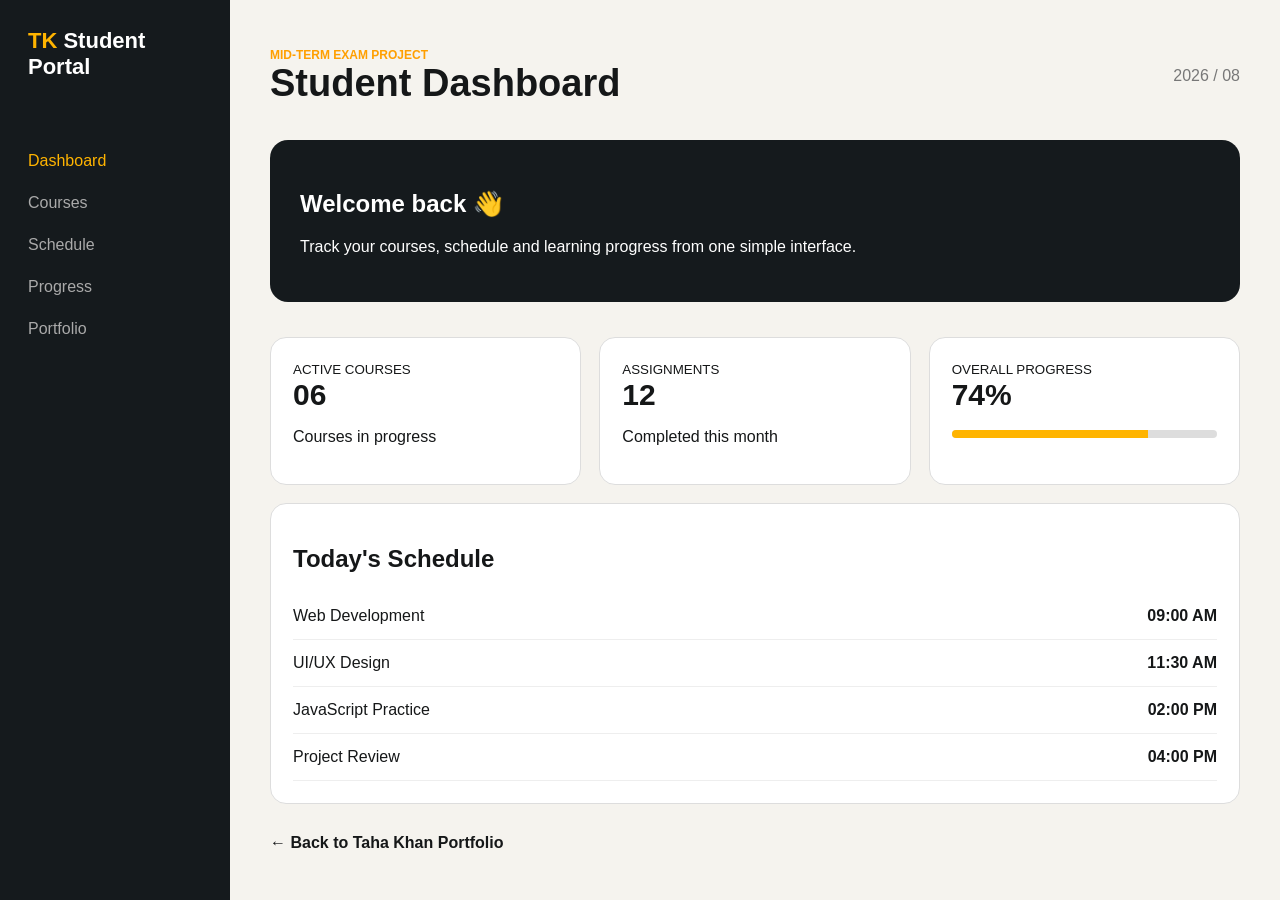
<file: midterm.html>
<!DOCTYPE html>
<html lang="en">

<head>

  <meta charset="UTF-8">

  <meta
    name="viewport"
    content="width=device-width, initial-scale=1.0">

  <title>
    Mid-Term Exam Project | Taha Khan
  </title>


  <style>

    * {
      box-sizing: border-box;
    }


    body {

      margin: 0;

      font-family: Arial, sans-serif;

      background: #f5f3ee;

      color: #151718;

    }


    .app {

      min-height: 100vh;

      display: grid;

      grid-template-columns: 230px 1fr;

    }


    .side {

      background: #151a1d;

      color: white;

      padding: 28px;

    }


    .logo {

      font-weight: 800;

      font-size: 22px;

      margin-bottom: 60px;

    }


    .logo span {

      color: #ffb400;

    }


    .side a {

      display: block;

      color: #aaa;

      text-decoration: none;

      padding: 12px 0;

    }


    .side a:hover,
    .side a.active {

      color: #ffb400;

    }


    .main {

      padding: 40px;

      max-width: 1200px;

      width: 100%;

      margin: auto;

    }


    .top {

      display: flex;

      justify-content: space-between;

      align-items: center;

      gap: 20px;

    }


    .top h1 {

      font-size: 38px;

      margin: 0;

    }


    .date {

      color: #777;

    }


    .welcome {

      margin: 35px 0;

      background: #151a1d;

      color: white;

      padding: 30px;

      border-radius: 18px;

    }


    .grid {

      display: grid;

      grid-template-columns:
        repeat(3, 1fr);

      gap: 18px;

    }


    .card {

      background: white;

      padding: 22px;

      border: 1px solid #ddd;

      border-radius: 16px;

    }


    .card strong {

      font-size: 30px;

    }


    .progress {

      height: 8px;

      background: #ddd;

      border-radius: 20px;

      overflow: hidden;

      margin-top: 18px;

    }


    .progress i {

      display: block;

      height: 100%;

      width: 74%;

      background: #ffb400;

    }


    .schedule {

      margin-top: 18px;

    }


    .schedule div {

      display: flex;

      justify-content: space-between;

      padding: 14px 0;

      border-bottom: 1px solid #eee;

    }


    .back {

      display: inline-block;

      margin-top: 30px;

      color: #151718;

      font-weight: 700;

      text-decoration: none;

    }


    @media (max-width: 750px) {

      .app {

        grid-template-columns: 1fr;

      }


      .side {

        display: none;

      }


      .main {

        padding: 25px;

      }


      .grid {

        grid-template-columns: 1fr;

      }


      .top h1 {

        font-size: 28px;

      }

    }

  </style>

</head>


<body>


  <div class="app">


    <aside class="side">

      <div class="logo">

        <span>TK</span>
        Student Portal

      </div>


      <a
        class="active"
        href="#">
        Dashboard
      </a>

      <a href="#courses">
        Courses
      </a>

      <a href="#schedule">
        Schedule
      </a>

      <a href="#progress">
        Progress
      </a>

      <a href="index.html">
        Portfolio
      </a>

    </aside>


    <main class="main">


      <div class="top">

        <div>

          <div
            style="
            color:#ff9f00;
            font-size:12px;
            font-weight:bold;
            ">

            MID-TERM EXAM PROJECT

          </div>

          <h1>
            Student Dashboard
          </h1>

        </div>


        <div class="date">
          2026 / 08
        </div>

      </div>


      <section class="welcome">

        <h2>
          Welcome back 👋
        </h2>

        <p>
          Track your courses, schedule
          and learning progress from
          one simple interface.
        </p>

      </section>


      <div class="grid" id="courses">


        <div class="card">

          <small>
            ACTIVE COURSES
          </small>

          <br>

          <strong>
            06
          </strong>

          <p>
            Courses in progress
          </p>

        </div>


        <div class="card">

          <small>
            ASSIGNMENTS
          </small>

          <br>

          <strong>
            12
          </strong>

          <p>
            Completed this month
          </p>

        </div>


        <div
          class="card"
          id="progress">

          <small>
            OVERALL PROGRESS
          </small>

          <br>

          <strong>
            74%
          </strong>

          <div class="progress">
            <i></i>
          </div>

        </div>

      </div>


      <div
        class="card schedule"
        id="schedule">

        <h2>
          Today's Schedule
        </h2>


        <div>
          <span>
            Web Development
          </span>

          <b>
            09:00 AM
          </b>
        </div>


        <div>
          <span>
            UI/UX Design
          </span>

          <b>
            11:30 AM
          </b>
        </div>


        <div>
          <span>
            JavaScript Practice
          </span>

          <b>
            02:00 PM
          </b>
        </div>


        <div>
          <span>
            Project Review
          </span>

          <b>
            04:00 PM
          </b>
        </div>

      </div>


      <a
        class="back"
        href="index.html">

        ← Back to Taha Khan Portfolio

      </a>


    </main>

  </div>


</body>
</html>
</file>
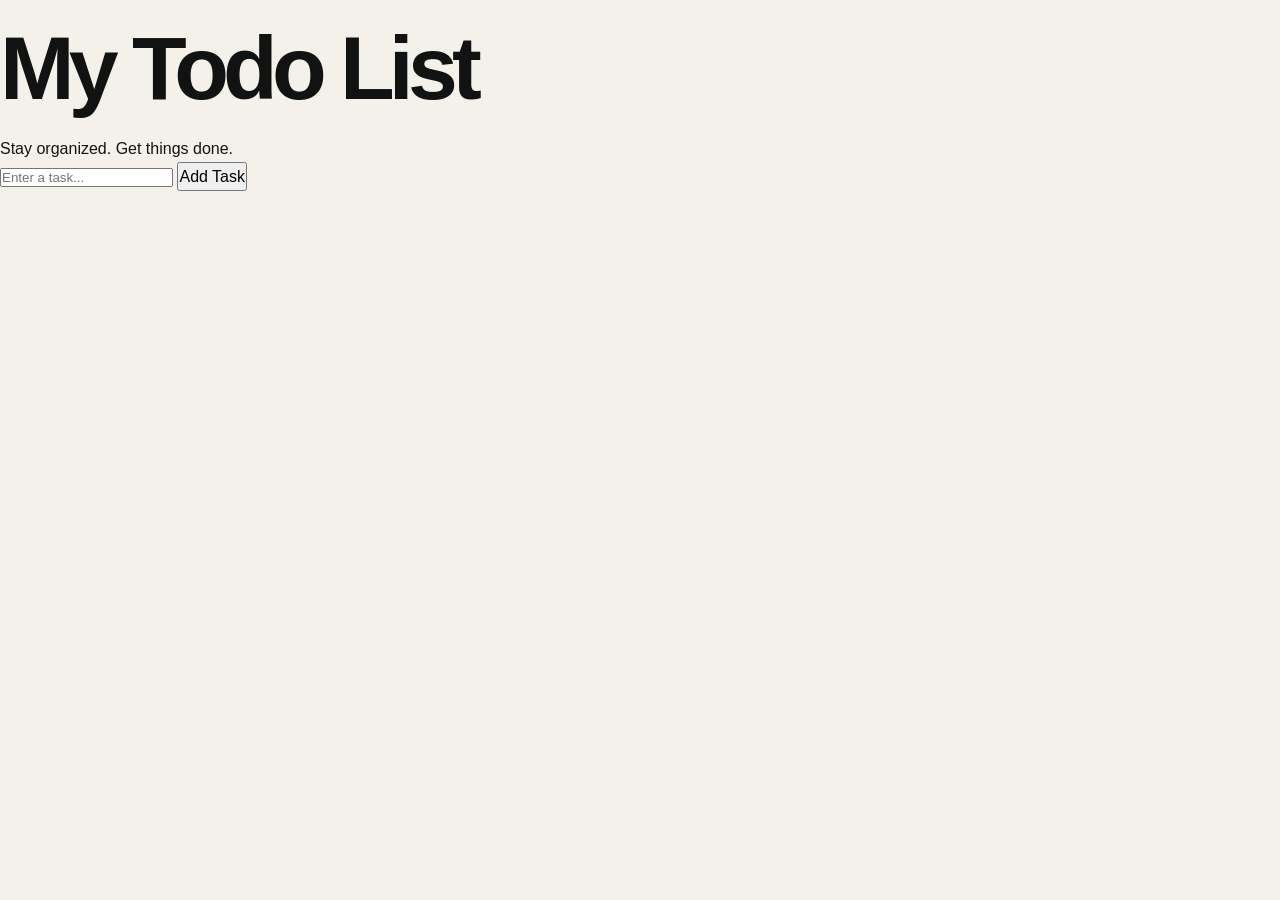
<file: todo.html>
<!DOCTYPE html>
<html lang="en">
<head>
    <meta charset="UTF-8">
    <meta name="viewport" content="width=device-width, initial-scale=1.0">
    <title>Todo List</title>

    <link rel="stylesheet" href="style.css">
</head>
<body>

    <div class="todo-container">

        <h1>My Todo List</h1>
        <p class="subtitle">Stay organized. Get things done.</p>

        <div class="input-area">
            <input 
                type="text" 
                id="todoInput" 
                placeholder="Enter a task..."
            >

            <button onclick="addTodo()">Add Task</button>
        </div>

        <ul id="todoList"></ul>

    </div>

    <script src="script.js"></script>

</body>
</html>
</file>
<file: style.css>
:root {

  --bg: #f4f1eb;
  --surface: #fffdf8;
  --text: #111313;
  --muted: #686963;
  --line: #d8d4cb;

  --accent: #ffb400;
  --accent-dark: #d98c00;

  --dark: #161a1d;

  --shadow:
    0 24px 70px rgba(16, 20, 20, .12);

}


body.dark {

  --bg: #0d1011;
  --surface: #15191b;
  --text: #f3f1e9;
  --muted: #a8aaa3;
  --line: #2c3132;

  --accent: #ffbf24;
  --accent-dark: #e29a00;

  --dark: #070909;

  --shadow:
    0 24px 80px rgba(0, 0, 0, .35);

}


* {
  box-sizing: border-box;
  margin: 0;
  padding: 0;
}


html {
  scroll-behavior: smooth;
}


body {

  font-family: "DM Sans", sans-serif;

  background: var(--bg);
  color: var(--text);

  line-height: 1.6;

  overflow-x: hidden;

  transition:
    background .35s,
    color .35s;

}


a {
  color: inherit;
  text-decoration: none;
}


button {
  font: inherit;
}


/* ================= PROGRESS ================= */

.progress {

  position: fixed;

  z-index: 1000;

  top: 0;
  left: 0;

  height: 3px;

  width: 0;

  background: var(--accent);

}


/* ================= HEADER ================= */

.site-header {

  position: fixed;

  z-index: 99;

  top: 0;
  left: 0;
  right: 0;

  display: flex;

  align-items: center;

  justify-content: space-between;

  padding: 18px 5vw;

  background:
    color-mix(
      in srgb,
      var(--bg) 82%,
      transparent
    );

  backdrop-filter: blur(18px);

  border-bottom:
    1px solid
    color-mix(
      in srgb,
      var(--line) 55%,
      transparent
    );

}


.brand {

  font-family: "Space Grotesk";

  font-weight: 700;

  display: flex;

  gap: 10px;

  align-items: center;

}


.brand span {

  display: grid;

  place-items: center;

  width: 34px;
  height: 34px;

  background: var(--text);

  color: var(--bg);

  font-size: 12px;

}


.nav {

  display: flex;

  gap: 28px;

  font-size: 13px;

  font-weight: 600;

  text-transform: uppercase;

  letter-spacing: .06em;

}


.nav a {

  opacity: .7;

  transition: .2s;

}


.nav a:hover {

  opacity: 1;

  color: var(--accent-dark);

}


.header-actions {

  display: flex;

  gap: 8px;

}


.theme-toggle,
.menu-toggle {

  width: 38px;
  height: 38px;

  border: 1px solid var(--line);

  background: var(--surface);

  color: var(--text);

  cursor: pointer;

}


.menu-toggle {

  display: none;

}


/* ================= GENERAL ================= */

.section {

  width: min(1180px, 90%);

  margin: auto;

  padding: 120px 0;

}


h1,
h2,
h3 {

  font-family: "Space Grotesk", sans-serif;

  line-height: 1.03;

}


h1 em,
h2 em {

  font-style: normal;

  color: var(--accent-dark);

}


.section-number,
.project-type,
.eyebrow {

  font-size: 11px;

  font-weight: 700;

  letter-spacing: .14em;

  color: var(--muted);

}


/* ================= HERO ================= */

.hero {

  min-height: 100vh;

  padding-top: 150px;

  display: grid;

  grid-template-columns:
    1.05fr .95fr;

  gap: 70px;

  align-items: center;

}


.status-dot {

  display: inline-block;

  width: 7px;
  height: 7px;

  background: #50b86b;

  border-radius: 50%;

  margin-right: 8px;

}


h1 {

  font-size:
    clamp(3.2rem, 7vw, 6.8rem);

  letter-spacing: -.065em;

  margin: 22px 0;

}


.hero-text {

  font-size: 18px;

  max-width: 620px;

  color: var(--muted);

}


.hero-buttons {

  display: flex;

  gap: 12px;

  flex-wrap: wrap;

  margin: 32px 0;

}


.btn {

  display: inline-flex;

  align-items: center;

  justify-content: center;

  gap: 18px;

  padding: 14px 20px;

  border: 1px solid var(--line);

  font-size: 13px;

  font-weight: 700;

  transition: .25s;

}


.btn-primary {

  background: var(--text);

  color: var(--bg);

  border-color: var(--text);

}


.btn-primary:hover {

  transform: translateY(-3px);

}


.btn-ghost:hover {

  border-color: var(--accent);

}


.hero-meta {

  display: flex;

  gap: 20px;

  flex-wrap: wrap;

  color: var(--muted);

  font-size: 11px;

  text-transform: uppercase;

  letter-spacing: .08em;

}


/* ================= HERO IMAGE ================= */

.hero-visual {

  position: relative;

  min-height: 620px;

  display: grid;

  place-items: center;

}


.portrait-frame {

  width: min(420px, 80%);

  position: relative;

  background: var(--dark);

  padding: 18px;

  box-shadow: var(--shadow);

  transform: rotate(2deg);

}


.portrait-frame img {

  display: block;

  width: 100%;

  aspect-ratio: 4/5;

  object-fit: cover;

  filter: saturate(.88);

}


.portrait-glow {

  position: absolute;

  width: 190px;
  height: 190px;

  background: var(--accent);

  border-radius: 50%;

  filter: blur(55px);

  opacity: .38;

  right: -70px;

  top: -60px;

}


.portrait-label {

  position: absolute;

  left: 30px;

  bottom: 30px;

  color: white;

  display: flex;

  flex-direction: column;

  text-shadow: 0 2px 10px #000;

}


.portrait-label span {

  font-size: 9px;

  letter-spacing: .15em;

}


.portrait-label strong {

  font: 600 25px "Space Grotesk";

}


/* Floating Cards */

.floating-card {

  position: absolute;

  background: var(--surface);

  border: 1px solid var(--line);

  padding: 17px 20px;

  box-shadow: var(--shadow);

  display: flex;

  flex-direction: column;

  min-width: 170px;

}


.floating-card span {

  font-size: 10px;

  color: var(--accent-dark);

}


.floating-card strong {

  font:
    700 19px
    "Space Grotesk";

}


.floating-card small {

  color: var(--muted);

  font-size: 11px;

}


.card-one {

  left: 2%;

  top: 24%;

  transform: rotate(-5deg);

}


.card-two {

  right: 0;

  bottom: 22%;

  transform: rotate(5deg);

}


/* ================= MARQUEE ================= */

.marquee-wrap {

  overflow: hidden;

  border-block:
    1px solid var(--line);

  padding: 16px 0;

  background: var(--surface);

}


.marquee {

  display: flex;

  gap: 25px;

  width: max-content;

  animation:
    marquee 28s linear infinite;

  font:
    600 13px
    "Space Grotesk";

  letter-spacing: .09em;

}


.marquee b {

  color: var(--accent-dark);

}


@keyframes marquee {

  to {
    transform: translateX(-50%);
  }

}


/* ================= ABOUT ================= */

.about {

  display: grid;

  grid-template-columns:
    .85fr 1.15fr;

  gap: 100px;

}


.section-intro h2,
.section-heading h2,
.cv-copy h2 {

  font-size:
    clamp(2.6rem, 5vw, 5.4rem);

  letter-spacing: -.06em;

  margin-top: 22px;

}


.about-content {

  padding-top: 38px;

  max-width: 670px;

}


.lead {

  font:
    500 28px
    "Space Grotesk";

  margin-bottom: 25px;

}


.about-content p:not(.lead) {

  color: var(--muted);

  margin: 15px 0;

}


.about-facts {

  display: grid;

  grid-template-columns:
    repeat(3, 1fr);

  border-top:
    1px solid var(--line);

  margin-top: 45px;

  padding-top: 25px;

  gap: 20px;

}


.about-facts div {

  display: flex;

  flex-direction: column;

}


.about-facts strong {

  font:
    600 34px
    "Space Grotesk";

}


.about-facts span {

  font-size: 11px;

  color: var(--muted);

  text-transform: uppercase;

  letter-spacing: .07em;

}


/* ================= SKILLS ================= */

.section-heading {

  margin-bottom: 50px;

}


.skills-grid {

  display: grid;

  grid-template-columns:
    repeat(3, 1fr);

  gap: 16px;

}


.skill-card {

  padding: 30px;

  background: var(--surface);

  border: 1px solid var(--line);

  min-height: 300px;

  display: flex;

  flex-direction: column;

}


.skill-icon {

  font:
    600 13px
    "Space Grotesk";

  color: var(--accent-dark);

  margin-bottom: auto;

}


.skill-card h3 {

  font-size: 25px;

  margin: 25px 0 12px;

}


.skill-card p {

  color: var(--muted);

  font-size: 14px;

}


.skill-tags,
.project-tags {

  display: flex;

  flex-wrap: wrap;

  gap: 7px;

  margin-top: 20px;

}


.skill-tags span,
.project-tags span {

  border: 1px solid var(--line);

  padding: 6px 9px;

  font-size: 10px;

  color: var(--muted);

}


/* ================= PROJECTS ================= */

.project-heading {

  display: flex;

  justify-content: space-between;

  gap: 30px;

  align-items: end;

}


.project-heading > p {

  max-width: 330px;

  color: var(--muted);

  font-size: 13px;

}


.project-list {

  display: grid;

  gap: 16px;

}


.project-card {

  display: grid;

  grid-template-columns:
    70px 1fr 42%;

  min-height: 390px;

  border: 1px solid var(--line);

  background: var(--surface);

  overflow: hidden;

}


.project-card:hover
.project-preview {

  transform: scale(1.02);

}


.project-index {

  padding: 30px;

  font:
    600 12px
    "Space Grotesk";

  color: var(--accent-dark);

  border-right:
    1px solid var(--line);

}


.project-info {

  padding: 45px 42px;

  display: flex;

  flex-direction: column;

  align-items: flex-start;

}


.project-info h3 {

  font-size:
    clamp(2rem, 4vw, 4rem);

  margin: 12px 0;

}


.project-info > p:not(.project-type) {

  color: var(--muted);

  max-width: 520px;

  font-size: 14px;

}


.project-link {

  margin-top: auto;

  padding-top: 28px;

  font-weight: 700;

  font-size: 13px;

}


.project-link span {

  color: var(--accent-dark);

  margin-left: 10px;

}


/* Project Mockups */

.project-preview {

  display: grid;

  place-items: center;

  background: var(--dark);

  transition: .5s;

  min-height: 300px;

  padding: 30px;

}


.mock-window {

  width: 78%;

  background: #f4f1eb;

  padding: 10px;

  box-shadow: 0 20px 60px #0006;

}


.mock-top {

  display: flex;

  gap: 4px;

  padding: 4px;

}


.mock-top i {

  width: 6px;
  height: 6px;

  border-radius: 50%;

  background: #777;

}


.mock-body {

  display: grid;

  grid-template-columns: 24% 1fr;

  min-height: 190px;

}


.mock-sidebar {

  background: #242a2e;

}


.mock-main {

  padding: 20px;

}


.mock-main > span {

  display: block;

  width: 45%;

  height: 8px;

  background: #222;

  margin-bottom: 9px;

}


.mock-main > span + span {

  width: 70%;

  background: #bbb;

}


.mock-cards {

  display: grid;

  grid-template-columns:
    repeat(3, 1fr);

  gap: 8px;

  margin-top: 25px;

}


.mock-cards b {

  height: 60px;

  background: #d5d0c7;

}


/* Todo Preview */

.preview-todo {

  background:
    linear-gradient(
      135deg,
      #171a1c,
      #292d2e
    );

}


.todo-mock {

  width: 75%;

  background: var(--surface);

  padding: 25px;

}


.todo-line {

  height: 10px;

  width: 35%;

  background: var(--text);

  margin-bottom: 20px;

}


.todo-input {

  height: 32px;

  border: 1px solid #ccc;

  margin-bottom: 15px;

}


.todo-row {

  display: flex;

  align-items: center;

  gap: 9px;

  margin: 10px 0;

}


.todo-row i {

  width: 13px;
  height: 13px;

  border:
    2px solid
    var(--accent-dark);

  border-radius: 4px;

}


.todo-row span {

  height: 7px;

  width: 60%;

  background: #aaa;

}


/* Creative Preview */

.preview-creative {

  background:
    radial-gradient(
      circle at 40% 45%,
      #ffbf24 0 3%,
      transparent 4%
    ),
    radial-gradient(
      circle at 60% 55%,
      #fff 0 2%,
      transparent 3%
    ),
    #111;

}


.creative-orbit {

  width: 190px;
  height: 190px;

  border:
    1px solid #777;

  border-radius: 50%;

  display: grid;

  place-items: center;

  color: #fff;

  position: relative;

  animation:
    spin 10s linear infinite;

}


.creative-orbit span {

  font:
    700 25px
    "Space Grotesk";

}


.creative-orbit i,
.creative-orbit b {

  position: absolute;

  background: #111;

  padding: 5px 10px;

}


.creative-orbit i {

  top: 20px;

  right: 0;

}


.creative-orbit b {

  bottom: 25px;

  left: 5px;

  color: var(--accent);

}


@keyframes spin {

  to {
    transform: rotate(360deg);
  }

}


/* ================= CV ================= */

.cv-section {

  display: grid;

  grid-template-columns:
    .8fr 1.2fr;

  gap: 70px;

  align-items: start;

}


.cv-copy {

  position: sticky;

  top: 120px;

}


.cv-copy p:not(.section-number) {

  color: var(--muted);

  max-width: 430px;

  margin: 25px 0;

}


.cv-frame {

  background: var(--dark);

  padding: 14px;

  box-shadow: var(--shadow);

}


.cv-frame img {

  display: block;

  width: 100%;

  height: auto;

}


/* ================= CONTACT ================= */

.contact {

  padding-bottom: 100px;

}


.contact-inner {

  border-top:
    1px solid var(--line);

  padding-top: 80px;

  text-align: center;

}


.contact-inner h2 {

  font-size:
    clamp(3.2rem, 7vw, 7rem);

  letter-spacing: -.07em;

  margin: 20px 0;

}


.contact-text {

  max-width: 560px;

  margin: 0 auto;

  color: var(--muted);

}


.contact-actions {

  display: flex;

  justify-content: center;

  gap: 10px;

  flex-wrap: wrap;

  margin: 35px 0;

}


.contact-btn {

  border: 1px solid var(--line);

  padding: 14px 22px;

  font-weight: 700;

  font-size: 13px;

  background: var(--surface);

}


.contact-btn.primary {

  background: var(--text);

  color: var(--bg);

  border-color: var(--text);

}


.contact-btn span {

  margin-left: 12px;

  color: var(--accent-dark);

}


.contact-details {

  display: flex;

  justify-content: center;

  gap: 30px;

  flex-wrap: wrap;

  font-size: 13px;

  color: var(--muted);

}


/* ================= FOOTER ================= */

footer {

  border-top:
    1px solid var(--line);

  padding: 25px 5vw;

  display: flex;

  justify-content: space-between;

  gap: 20px;

  align-items: center;

  color: var(--muted);

  font-size: 11px;

}


footer strong {

  color: var(--text);

  font-family: "Space Grotesk";

}


footer a {

  color: var(--text);

}


/* ================= ANIMATION ================= */

.reveal {

  opacity: 0;

  transform: translateY(28px);

  transition:
    opacity .7s ease,
    transform .7s ease;

}


.reveal.visible {

  opacity: 1;

  transform: none;

}


/* ================= TABLET ================= */

@media (max-width: 900px) {

  .nav {

    position: fixed;

    inset:
      73px 0 auto 0;

    background: var(--bg);

    border-bottom:
      1px solid var(--line);

    display: none;

    flex-direction: column;

    padding: 25px 5vw;

    gap: 18px;

  }


  .nav.open {
    display: flex;
  }


  .menu-toggle {
    display: block;
  }


  .hero {

    grid-template-columns: 1fr;

    min-height: auto;

    padding-top: 130px;

  }


  .hero-visual {
    min-height: 570px;
  }


  .about,
  .cv-section {

    grid-template-columns: 1fr;

    gap: 40px;

  }


  .skills-grid {

    grid-template-columns: 1fr;

  }


  .cv-copy {

    position: static;

  }


  .project-card {

    grid-template-columns:
      55px 1fr;

  }


  .project-preview {

    grid-column: 1 / -1;

    min-height: 280px;

  }


  .project-info {

    padding: 35px 25px;

  }


  .project-index {

    padding: 25px 20px;

  }


  .project-heading {

    display: block;

  }


  .project-heading > p {

    margin-top: 20px;

  }

}


/* ================= MOBILE ================= */

@media (max-width: 600px) {

  .site-header {

    padding:
      14px 5vw;

  }


  .hero {

    padding-top: 115px;

  }


  .hero-visual {

    min-height: 480px;

  }


  .portrait-frame {

    width: 76%;

  }


  .floating-card {

    min-width: 130px;

    padding: 12px;

  }


  .floating-card strong {

    font-size: 15px;

  }


  .floating-card small {

    font-size: 9px;

  }


  .about-facts {

    grid-template-columns: 1fr;

  }


  .section {

    padding: 85px 0;

  }


  .project-card {

    grid-template-columns: 1fr;

  }


  .project-index {

    border-right: 0;

    border-bottom:
      1px solid var(--line);

    padding: 16px 20px;

  }


  .project-info {

    min-height: 340px;

  }


  .project-preview {

    min-height: 230px;

  }


  .cv-section {

    gap: 30px;

  }


  .contact-inner {

    padding-top: 55px;

  }


  footer {

    flex-direction: column;

    align-items: flex-start;

  }

}
</file>
